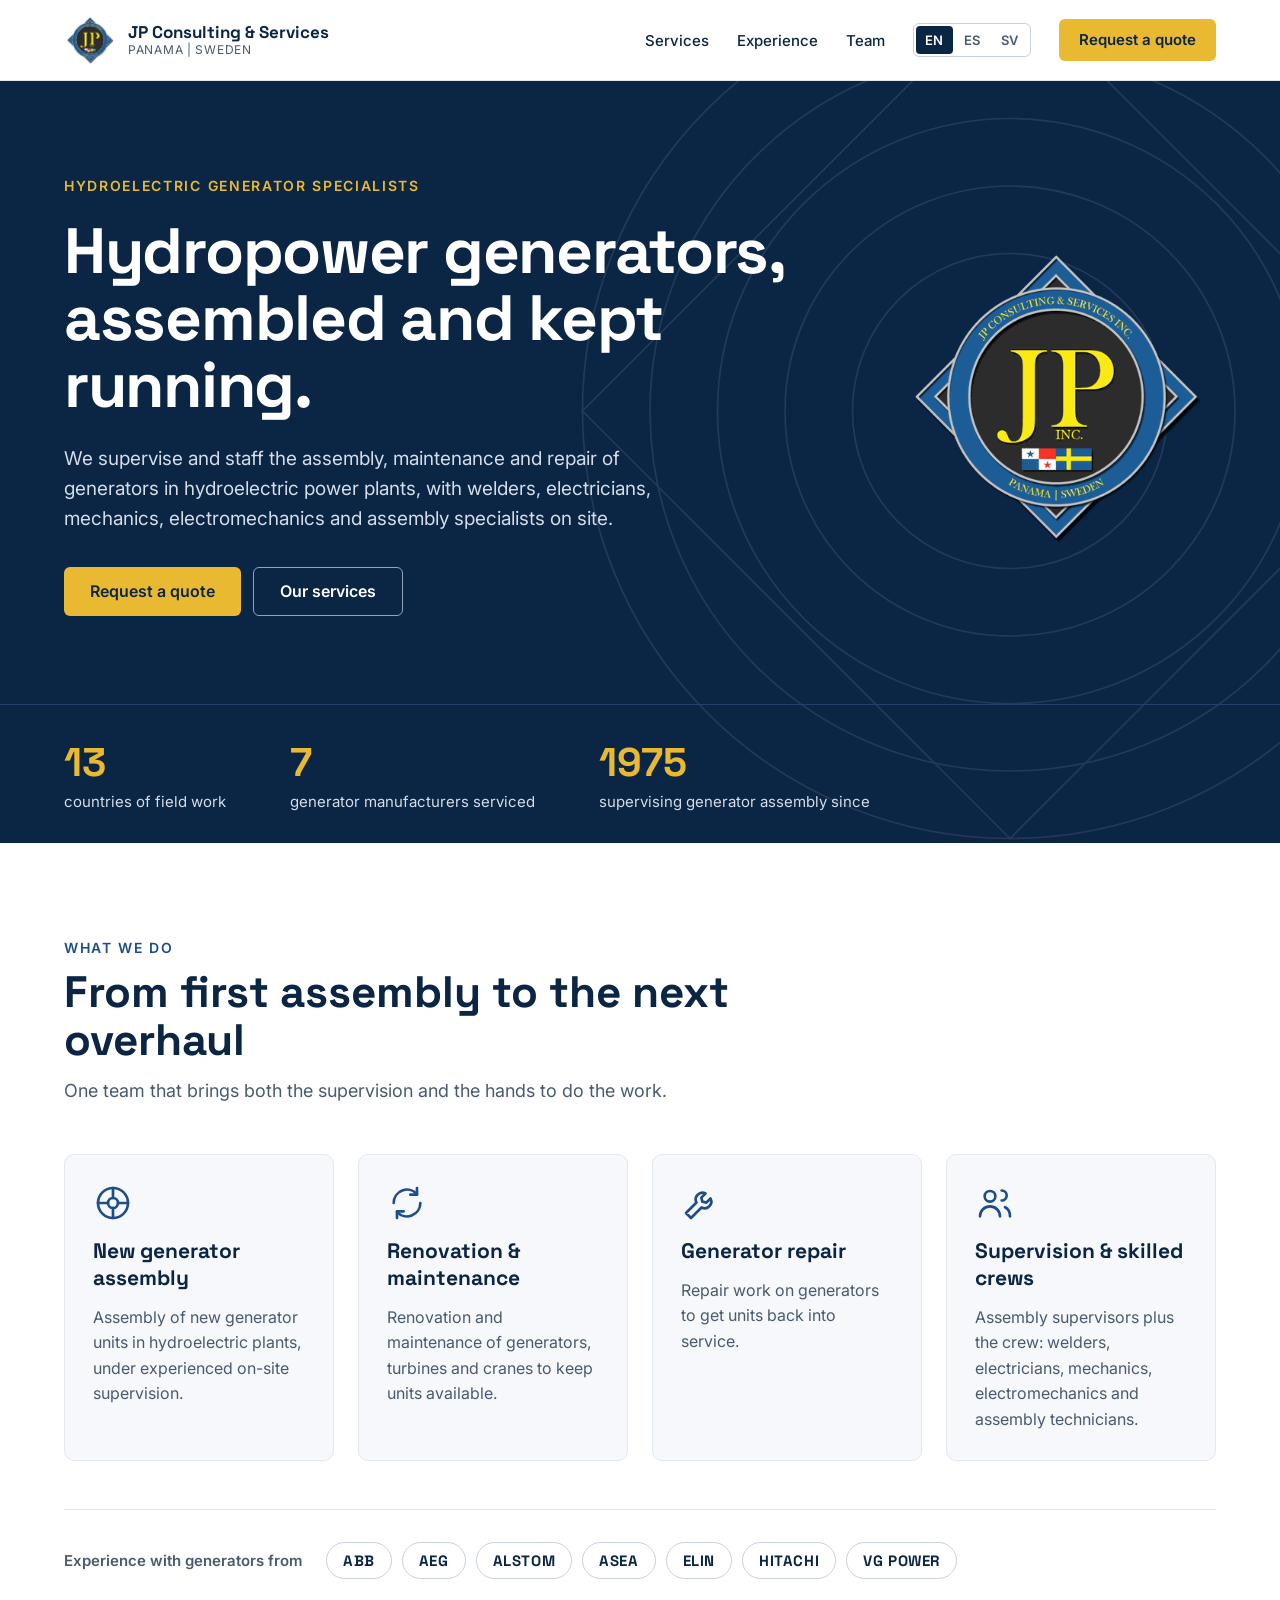
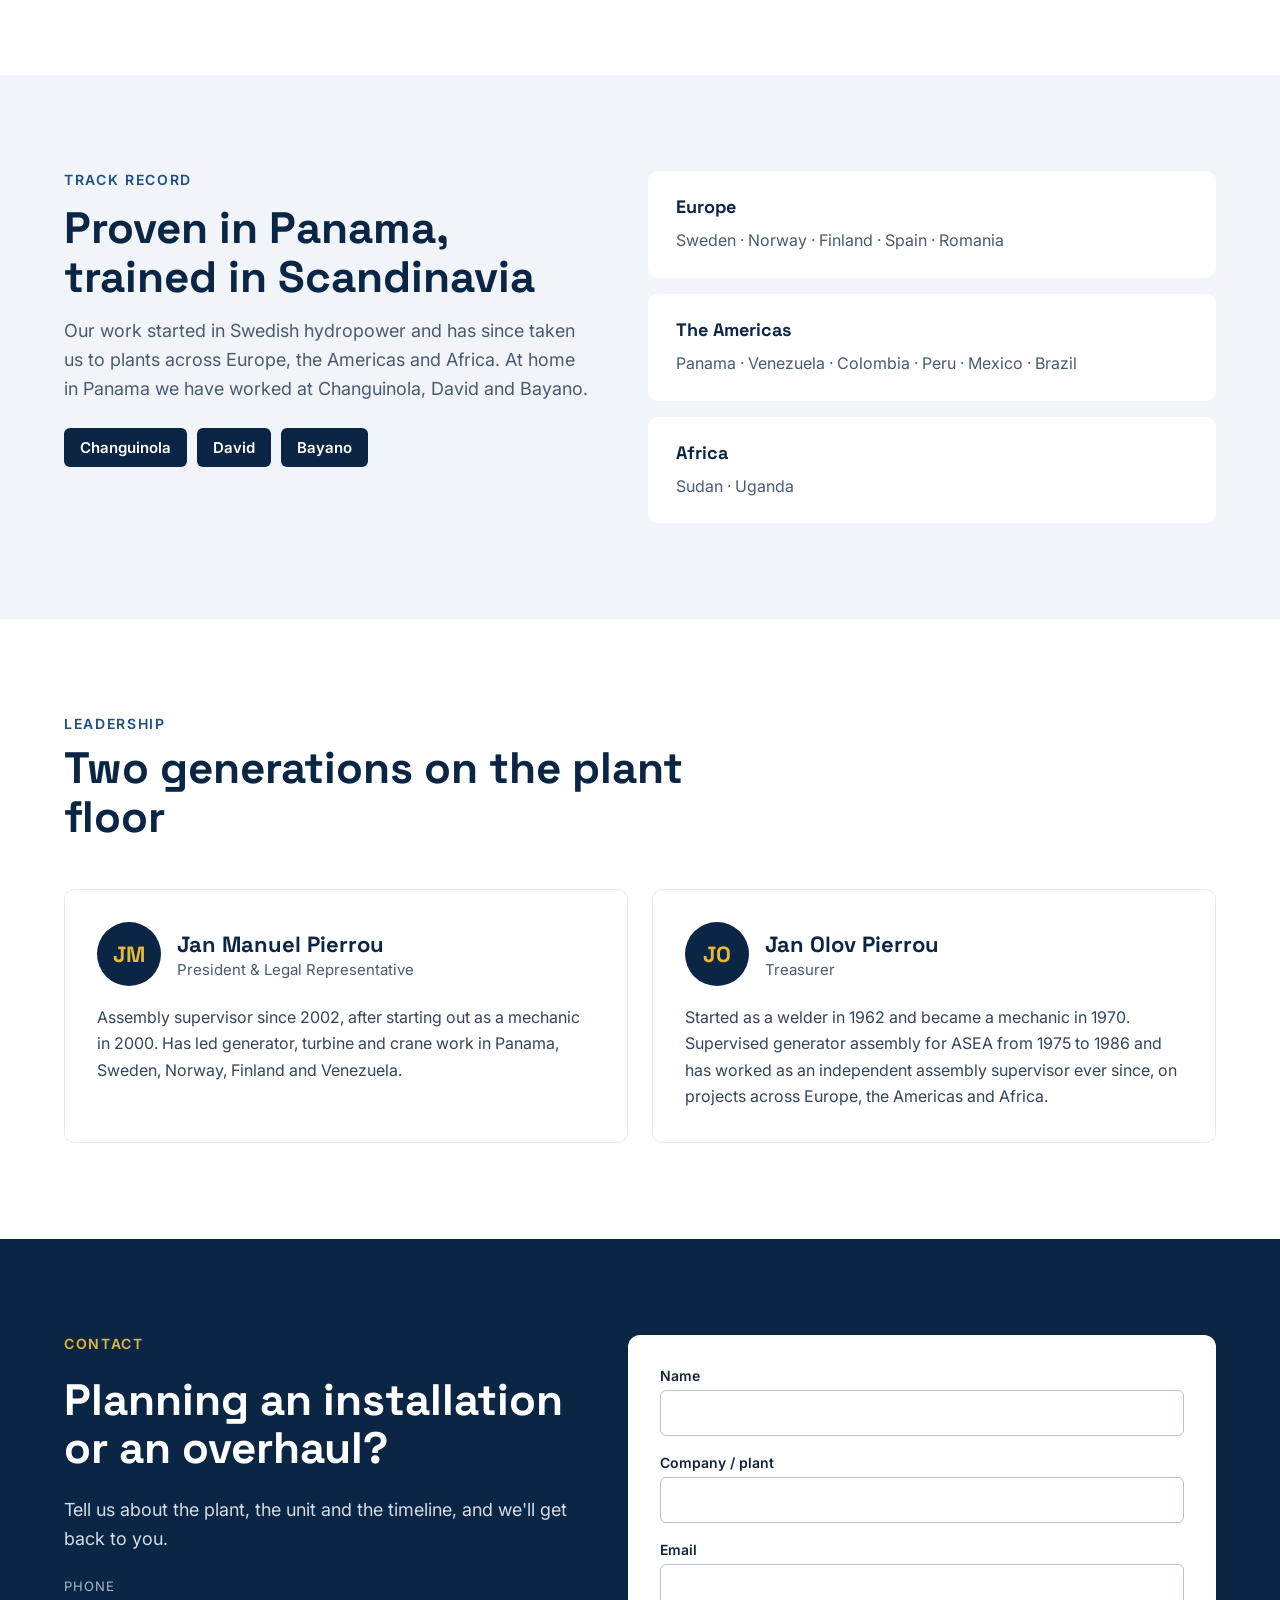
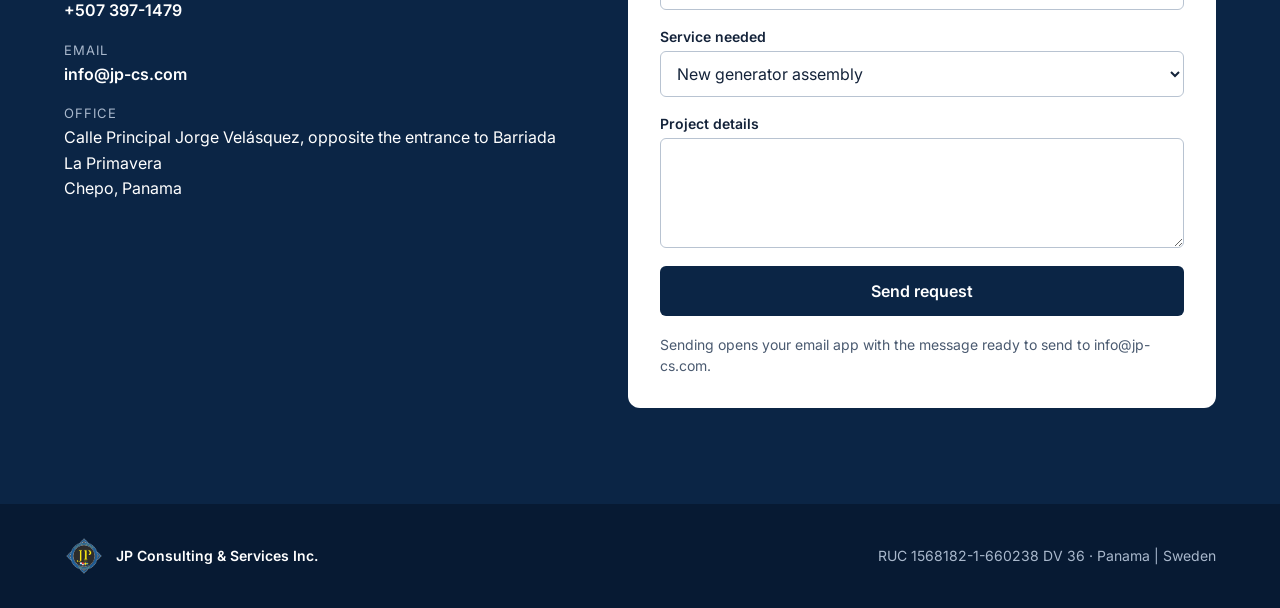
<file: index.html>
<!doctype html>
<html lang="en">
<head>
<meta charset="utf-8">
<meta name="viewport" content="width=device-width, initial-scale=1">
<title>JP Consulting &amp; Services – Hydropower generator services</title>
<meta name="description" content="Assembly, maintenance and repair of generators in hydroelectric power plants. Supervision and skilled crews. Panama | Sweden.">
<meta name="theme-color" content="#0B2545">
<meta property="og:title" content="JP Consulting &amp; Services – Hydropower generator services">
<meta property="og:description" content="Assembly, maintenance and repair of generators in hydroelectric power plants. Supervision and skilled crews. Panama | Sweden.">
<meta property="og:type" content="website">
<meta property="og:image" content="img/logo-2x.png?v=2">
<link rel="alternate" hreflang="en" href="index.html">
<link rel="alternate" hreflang="es" href="es/index.html">
<link rel="alternate" hreflang="sv" href="sv/index.html">
<link rel="alternate" hreflang="x-default" href="index.html">
<link rel="icon" type="image/png" href="img/favicon.png?v=2">
<link rel="apple-touch-icon" href="img/logo.png?v=2">
<link rel="preconnect" href="https://fonts.googleapis.com">
<link rel="preconnect" href="https://fonts.gstatic.com" crossorigin>
<link href="https://fonts.googleapis.com/css2?family=Inter:wght@400;500;600&amp;family=Space+Grotesk:wght@500;700&amp;display=swap" rel="stylesheet">
<link rel="stylesheet" href="css/styles.css">
</head>
<body>
<a class="skip-link" href="#main">Skip to content</a>

<header class="site-header">
<nav class="nav wrap" aria-label="Main">
<a class="brand" href="#top">
<img src="img/logo.png?v=2" alt="JP Consulting &amp; Services logo" width="52" height="52">
<span class="brand__text">
<span class="brand__name">JP Consulting &amp; Services</span>
<span class="brand__tag">PANAMA | SWEDEN</span>
</span>
</a>
<div class="nav__links">
<a class="nav__section" href="#services">Services</a>
<a class="nav__section" href="#experience">Experience</a>
<a class="nav__section" href="#team">Team</a>
<div class="lang" role="group" aria-label="Language">
<a href="index.html" hreflang="en" lang="en" aria-current="true">EN</a>
<a href="es/index.html" hreflang="es" lang="es">ES</a>
<a href="sv/index.html" hreflang="sv" lang="sv">SV</a>
</div>
<a class="btn btn--primary" href="#contact">Request a quote</a>
</div>
</nav>
</header>

<main id="main">

<!-- HERO -->
<section id="top" class="hero">
<svg class="hero__rings" aria-hidden="true" viewBox="0 0 800 800" fill="none" stroke="#C9D1DB" stroke-width="1.5">
<circle cx="400" cy="400" r="380"></circle><circle cx="400" cy="400" r="320"></circle><circle cx="400" cy="400" r="260"></circle><circle cx="400" cy="400" r="200"></circle><circle cx="400" cy="400" r="140"></circle>
<path d="M400 20 L780 400 L400 780 L20 400 Z"></path>
</svg>
<div class="hero__inner wrap">
<div class="hero__copy">
<p class="eyebrow eyebrow--gold">Hydroelectric generator specialists</p>
<h1>Hydropower generators, assembled and kept running.</h1>
<p class="hero__lead">We supervise and staff the assembly, maintenance and repair of generators in hydroelectric power plants, with welders, electricians, mechanics, electromechanics and assembly specialists on site.</p>
<div class="hero__actions">
<a class="btn btn--primary" href="#contact">Request a quote</a>
<a class="btn btn--ghost" href="#services">Our services</a>
</div>
</div>
<div class="hero__logo">
<img src="img/logo.png?v=2" srcset="img/logo.png?v=2 1x, img/logo-2x.png?v=2 2x" alt="" width="420" height="420">
</div>
</div>
<div class="stats">
<div class="stats__row wrap">
<div class="stat"><span class="stat__num">13</span><span class="stat__label">countries of field work</span></div>
<div class="stat"><span class="stat__num">7</span><span class="stat__label">generator manufacturers serviced</span></div>
<div class="stat"><span class="stat__num">1975</span><span class="stat__label">supervising generator assembly since</span></div>
</div>
</div>
</section>

<!-- SERVICES -->
<section id="services">
<div class="wrap section stack">
<div class="section-head">
<p class="eyebrow">What we do</p>
<h2 class="h2">From first assembly to the next overhaul</h2>
<p class="lead">One team that brings both the supervision and the hands to do the work.</p>
</div>
<div class="cards">
<article class="card">
<svg aria-hidden="true" width="40" height="40" viewBox="0 0 24 24" fill="none" stroke="#1D4E89" stroke-width="1.6" stroke-linecap="round" stroke-linejoin="round"><circle cx="12" cy="12" r="9"></circle><circle cx="12" cy="12" r="3"></circle><path d="M12 3v6M12 15v6M3 12h6M15 12h6"></path></svg>
<h3>New generator assembly</h3>
<p>Assembly of new generator units in hydroelectric plants, under experienced on-site supervision.</p>
</article>
<article class="card">
<svg aria-hidden="true" width="40" height="40" viewBox="0 0 24 24" fill="none" stroke="#1D4E89" stroke-width="1.6" stroke-linecap="round" stroke-linejoin="round"><path d="M4 12a8 8 0 0 1 14-5.3M20 12a8 8 0 0 1-14 5.3"></path><path d="M18 3v4h-4M6 21v-4h4"></path></svg>
<h3>Renovation &amp; maintenance</h3>
<p>Renovation and maintenance of generators, turbines and cranes to keep units available.</p>
</article>
<article class="card">
<svg aria-hidden="true" width="40" height="40" viewBox="0 0 24 24" fill="none" stroke="#1D4E89" stroke-width="1.6" stroke-linecap="round" stroke-linejoin="round"><path d="M14.7 6.3a4 4 0 0 0-5.4 5.4L3 18l3 3 6.3-6.3a4 4 0 0 0 5.4-5.4l-2.5 2.5-2.4-.6-.6-2.4z"></path></svg>
<h3>Generator repair</h3>
<p>Repair work on generators to get units back into service.</p>
</article>
<article class="card">
<svg aria-hidden="true" width="40" height="40" viewBox="0 0 24 24" fill="none" stroke="#1D4E89" stroke-width="1.6" stroke-linecap="round" stroke-linejoin="round"><circle cx="9" cy="8" r="3.2"></circle><path d="M3 20c0-3.3 2.7-6 6-6s6 2.7 6 6"></path><path d="M16 4.5a3 3 0 0 1 0 6M18 14.5c1.8.8 3 2.7 3 5.5"></path></svg>
<h3>Supervision &amp; skilled crews</h3>
<p>Assembly supervisors plus the crew: welders, electricians, mechanics, electromechanics and assembly technicians.</p>
</article>
</div>
<div class="brands">
<p class="brands__label">Experience with generators from</p>
<ul class="chips">
<li>ABB</li><li>AEG</li><li>ALSTOM</li><li>ASEA</li><li>ELIN</li><li>HITACHI</li><li>VG POWER</li>
</ul>
</div>
</div>
</section>

<!-- EXPERIENCE -->
<section id="experience" class="experience">
<div class="wrap section split">
<div class="split__main">
<p class="eyebrow">Track record</p>
<h2 class="h2">Proven in Panama, trained in Scandinavia</h2>
<p class="lead">Our work started in Swedish hydropower and has since taken us to plants across Europe, the Americas and Africa. At home in Panama we have worked at Changuinola, David and Bayano.</p>
<div class="tags">
<span class="tag">Changuinola</span>
<span class="tag">David</span>
<span class="tag">Bayano</span>
</div>
</div>
<div class="split__side">
<div class="region"><h3>Europe</h3><p>Sweden · Norway · Finland · Spain · Romania</p></div>
<div class="region"><h3>The Americas</h3><p>Panama · Venezuela · Colombia · Peru · Mexico · Brazil</p></div>
<div class="region"><h3>Africa</h3><p>Sudan · Uganda</p></div>
</div>
</div>
</section>

<!-- TEAM -->
<section id="team">
<div class="wrap section stack">
<div class="section-head">
<p class="eyebrow">Leadership</p>
<h2 class="h2">Two generations on the plant floor</h2>
</div>
<div class="cards">
<article class="person">
<div class="person__head">
<div class="avatar" aria-hidden="true">JM</div>
<div class="person__id">
<h3>Jan Manuel Pierrou</h3>
<p class="person__role">President &amp; Legal Representative</p>
</div>
</div>
<p class="person__bio">Assembly supervisor since 2002, after starting out as a mechanic in 2000. Has led generator, turbine and crane work in Panama, Sweden, Norway, Finland and Venezuela.</p>
</article>
<article class="person">
<div class="person__head">
<div class="avatar" aria-hidden="true">JO</div>
<div class="person__id">
<h3>Jan Olov Pierrou</h3>
<p class="person__role">Treasurer</p>
</div>
</div>
<p class="person__bio">Started as a welder in 1962 and became a mechanic in 1970. Supervised generator assembly for ASEA from 1975 to 1986 and has worked as an independent assembly supervisor ever since, on projects across Europe, the Americas and Africa.</p>
</article>
</div>
</div>
</section>

<!-- CONTACT -->
<section id="contact" class="contact">
<div class="wrap section split">
<div class="contact__info">
<p class="eyebrow eyebrow--gold">Contact</p>
<h2 class="h2">Planning an installation or an overhaul?</h2>
<p class="contact__lead">Tell us about the plant, the unit and the timeline, and we'll get back to you.</p>
<dl class="details">
<div><dt>Phone</dt><dd><a href="tel:+5073971479">+507 397-1479</a></dd></div>
<div><dt>Email</dt><dd><a href="mailto:info@jp-cs.com">info@jp-cs.com</a></dd></div>
<div><dt>Office</dt><dd>Calle Principal Jorge Velásquez, opposite the entrance to Barriada La Primavera<br>Chepo, Panama</dd></div>
</dl>
</div>
<form id="quote-form" class="form" action="mailto:info@jp-cs.com" method="post" enctype="text/plain"
  data-to="info@jp-cs.com" data-subject="Quote request" data-sent="Your email app should now open. If it doesn't, write to us directly at info@jp-cs.com."
  data-label-name="Name" data-label-company="Company / plant" data-label-email="Email"
  data-label-service="Service needed" data-label-details="Project details">
<div class="form__row">
<div class="field"><label for="f-name">Name</label><input id="f-name" name="name" type="text" autocomplete="name" required></div>
<div class="field"><label for="f-company">Company / plant</label><input id="f-company" name="company" type="text" autocomplete="organization"></div>
</div>
<div class="field"><label for="f-email">Email</label><input id="f-email" name="email" type="email" autocomplete="email" required></div>
<div class="field"><label for="f-service">Service needed</label>
<select id="f-service" name="service">
<option>New generator assembly</option><option>Renovation &amp; maintenance</option><option>Generator repair</option><option>Supervision &amp; crew</option>
</select></div>
<div class="field"><label for="f-msg">Project details</label><textarea id="f-msg" name="details" rows="4" required></textarea></div>
<button type="submit">Send request</button>
<p class="form__note">Sending opens your email app with the message ready to send to info@jp-cs.com.</p>
<p class="form__status" role="status" aria-live="polite"></p>
</form>
</div>
</section>

</main>

<!-- FOOTER -->
<footer class="site-footer">
<div class="footer__row wrap">
<div class="footer__brand">
<img src="img/logo.png?v=2" alt="" width="40" height="40">
<span>JP Consulting &amp; Services Inc.</span>
</div>
<span>RUC 1568182-1-660238 DV 36 · Panama | Sweden</span>
</div>
</footer>

<script src="js/main.js"></script>
</body>
</html>
</file>
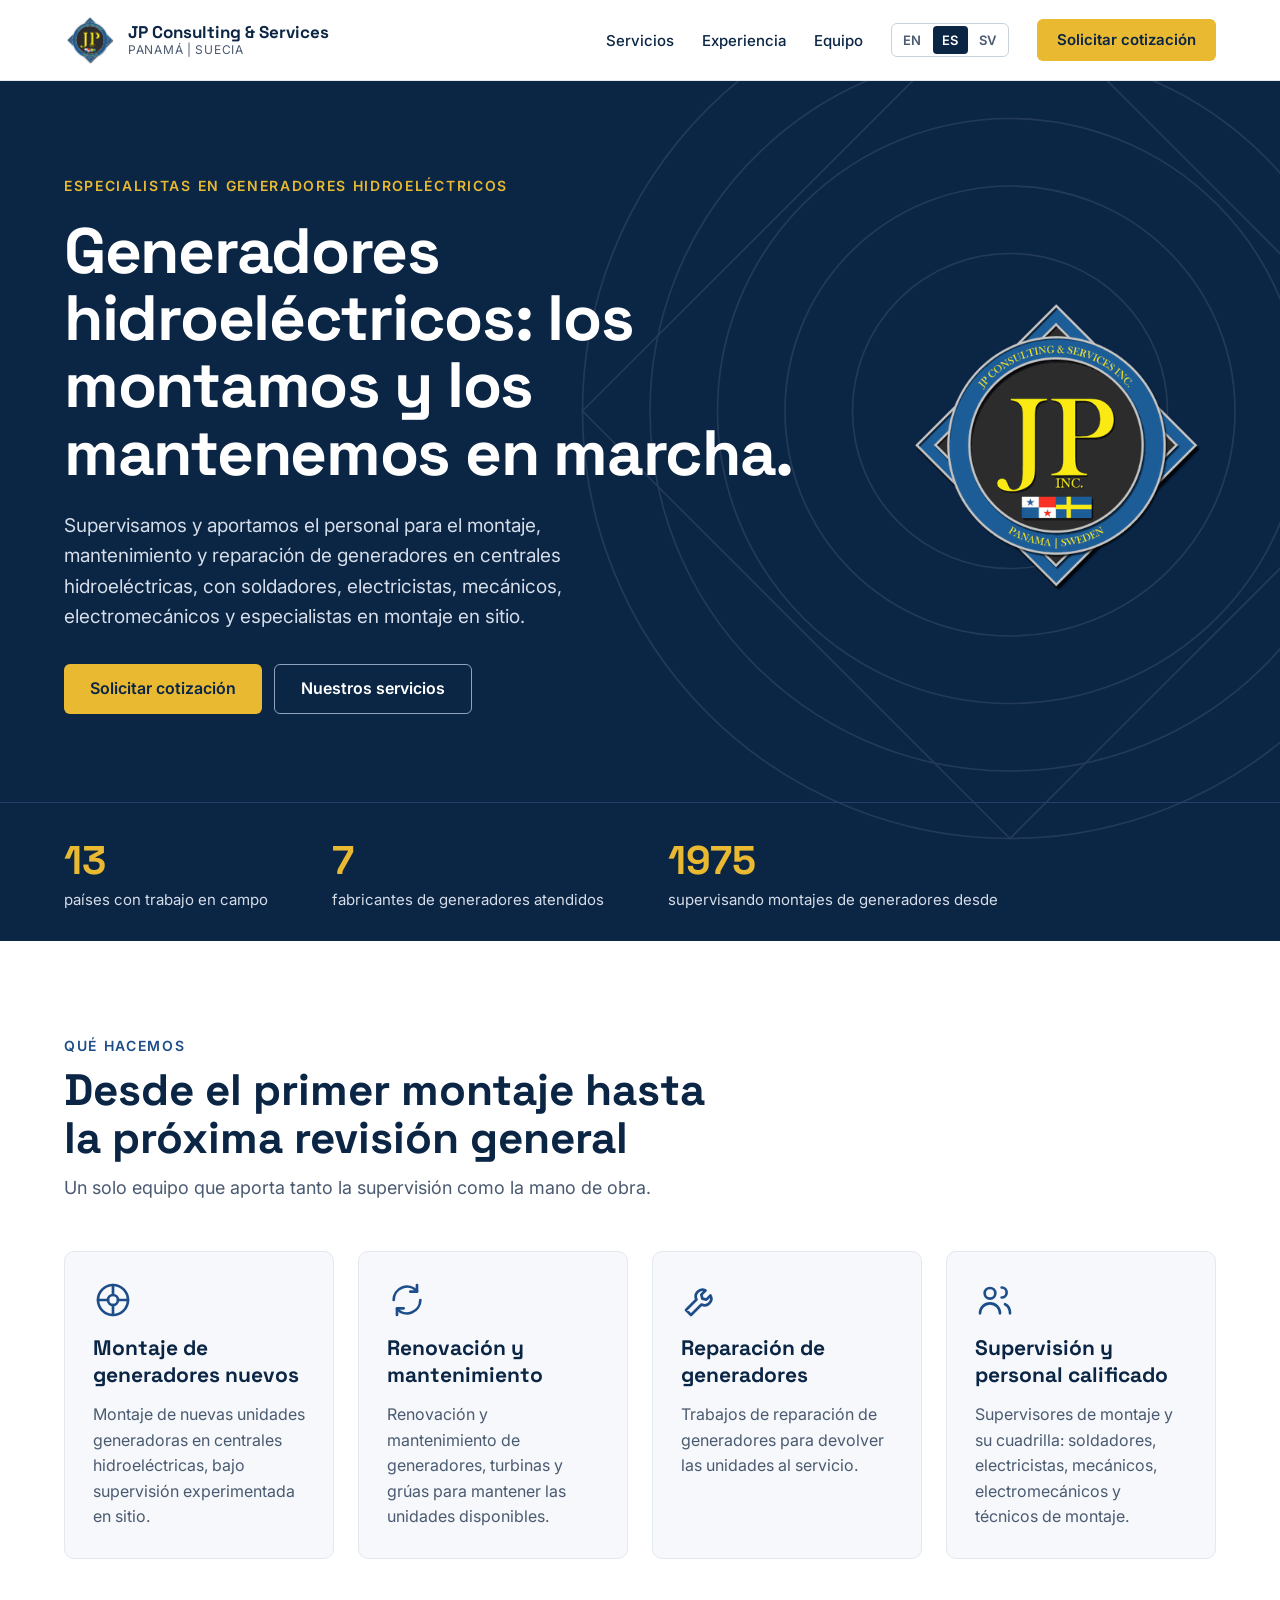
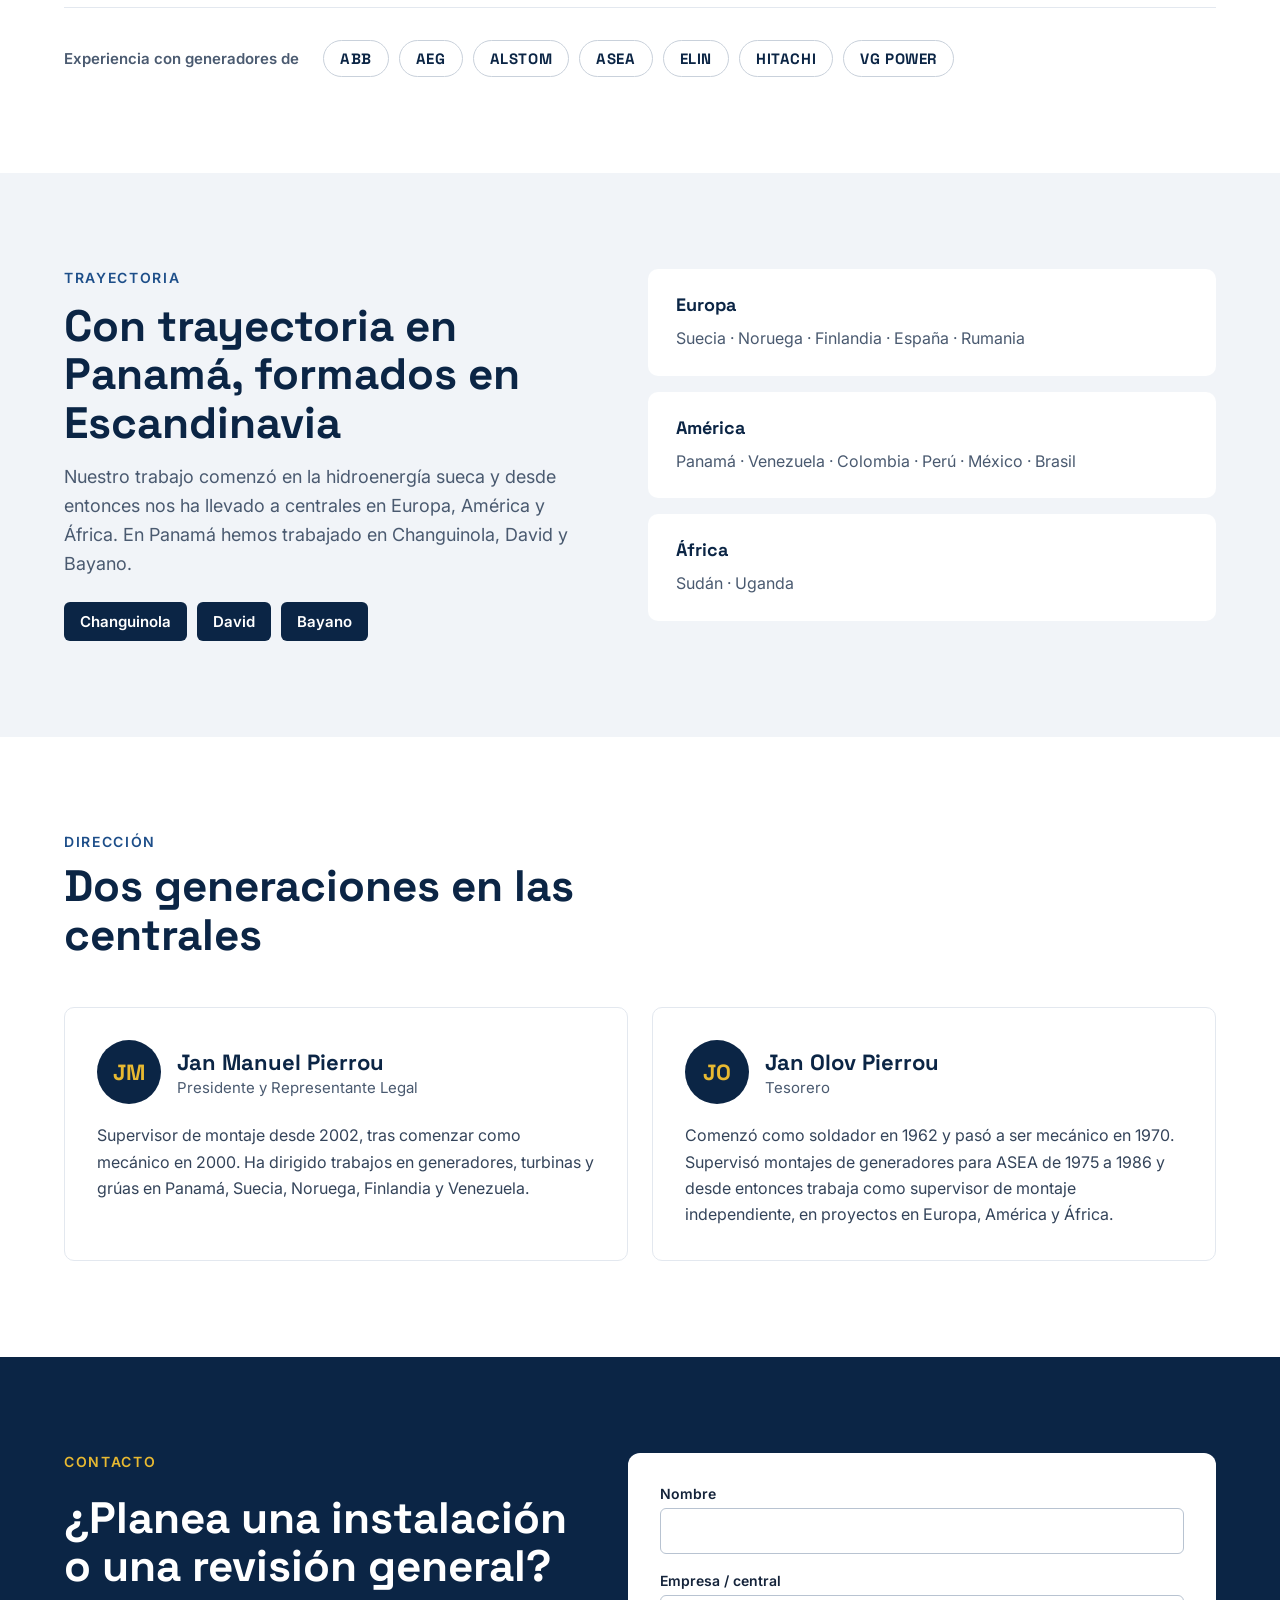
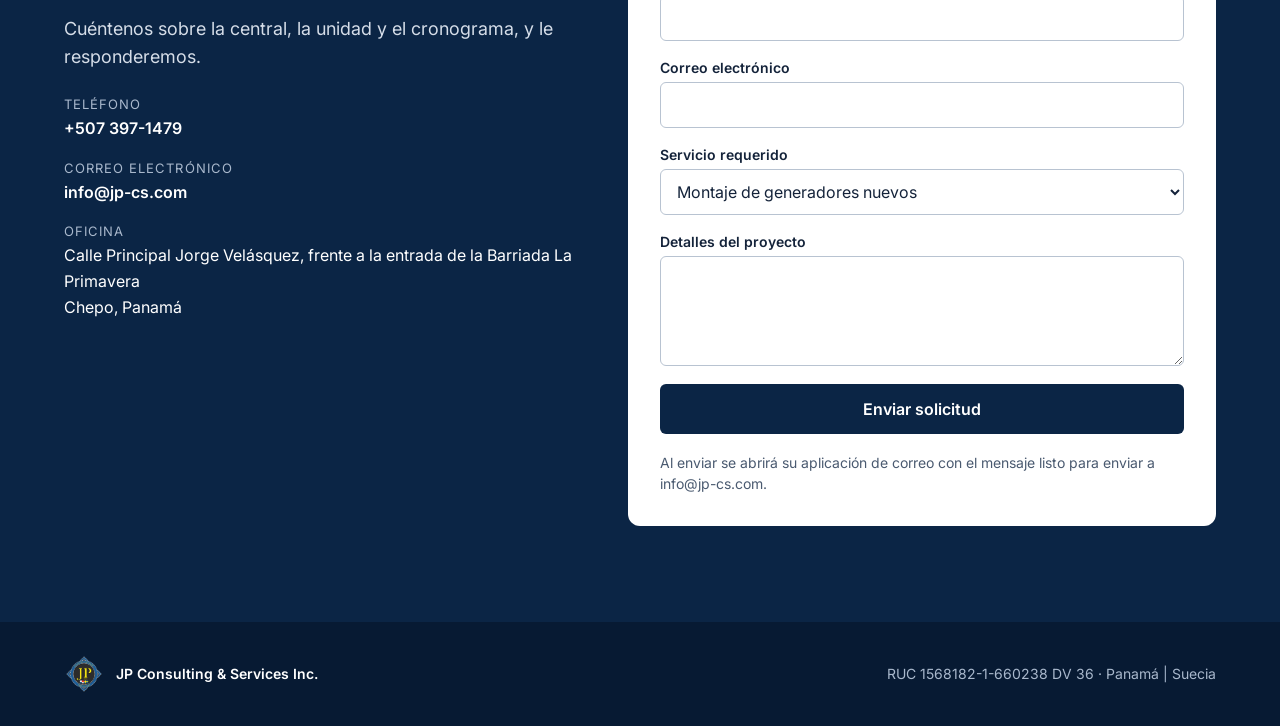
<file: es/index.html>
<!doctype html>
<html lang="es">
<head>
<meta charset="utf-8">
<meta name="viewport" content="width=device-width, initial-scale=1">
<title>JP Consulting &amp; Services – Servicios para generadores hidroeléctricos</title>
<meta name="description" content="Montaje, mantenimiento y reparación de generadores en centrales hidroeléctricas. Supervisión y personal calificado. Panamá | Suecia.">
<meta name="theme-color" content="#0B2545">
<meta property="og:title" content="JP Consulting &amp; Services – Servicios para generadores hidroeléctricos">
<meta property="og:description" content="Montaje, mantenimiento y reparación de generadores en centrales hidroeléctricas. Supervisión y personal calificado. Panamá | Suecia.">
<meta property="og:type" content="website">
<meta property="og:image" content="../img/logo-2x.png?v=2">
<link rel="alternate" hreflang="en" href="../index.html">
<link rel="alternate" hreflang="es" href="../es/index.html">
<link rel="alternate" hreflang="sv" href="../sv/index.html">
<link rel="alternate" hreflang="x-default" href="../index.html">
<link rel="icon" type="image/png" href="../img/favicon.png?v=2">
<link rel="apple-touch-icon" href="../img/logo.png?v=2">
<link rel="preconnect" href="https://fonts.googleapis.com">
<link rel="preconnect" href="https://fonts.gstatic.com" crossorigin>
<link href="https://fonts.googleapis.com/css2?family=Inter:wght@400;500;600&amp;family=Space+Grotesk:wght@500;700&amp;display=swap" rel="stylesheet">
<link rel="stylesheet" href="../css/styles.css">
</head>
<body>
<a class="skip-link" href="#main">Saltar al contenido</a>

<header class="site-header">
<nav class="nav wrap" aria-label="Main">
<a class="brand" href="#top">
<img src="../img/logo.png?v=2" alt="Logotipo de JP Consulting &amp; Services" width="52" height="52">
<span class="brand__text">
<span class="brand__name">JP Consulting &amp; Services</span>
<span class="brand__tag">PANAMÁ | SUECIA</span>
</span>
</a>
<div class="nav__links">
<a class="nav__section" href="#services">Servicios</a>
<a class="nav__section" href="#experience">Experiencia</a>
<a class="nav__section" href="#team">Equipo</a>
<div class="lang" role="group" aria-label="Idioma">
<a href="../index.html" hreflang="en" lang="en">EN</a>
<a href="../es/index.html" hreflang="es" lang="es" aria-current="true">ES</a>
<a href="../sv/index.html" hreflang="sv" lang="sv">SV</a>
</div>
<a class="btn btn--primary" href="#contact">Solicitar cotización</a>
</div>
</nav>
</header>

<main id="main">

<!-- HERO -->
<section id="top" class="hero">
<svg class="hero__rings" aria-hidden="true" viewBox="0 0 800 800" fill="none" stroke="#C9D1DB" stroke-width="1.5">
<circle cx="400" cy="400" r="380"></circle><circle cx="400" cy="400" r="320"></circle><circle cx="400" cy="400" r="260"></circle><circle cx="400" cy="400" r="200"></circle><circle cx="400" cy="400" r="140"></circle>
<path d="M400 20 L780 400 L400 780 L20 400 Z"></path>
</svg>
<div class="hero__inner wrap">
<div class="hero__copy">
<p class="eyebrow eyebrow--gold">Especialistas en generadores hidroeléctricos</p>
<h1>Generadores hidroeléctricos: los montamos y los mantenemos en marcha.</h1>
<p class="hero__lead">Supervisamos y aportamos el personal para el montaje, mantenimiento y reparación de generadores en centrales hidroeléctricas, con soldadores, electricistas, mecánicos, electromecánicos y especialistas en montaje en sitio.</p>
<div class="hero__actions">
<a class="btn btn--primary" href="#contact">Solicitar cotización</a>
<a class="btn btn--ghost" href="#services">Nuestros servicios</a>
</div>
</div>
<div class="hero__logo">
<img src="../img/logo.png?v=2" srcset="../img/logo.png?v=2 1x, ../img/logo-2x.png?v=2 2x" alt="" width="420" height="420">
</div>
</div>
<div class="stats">
<div class="stats__row wrap">
<div class="stat"><span class="stat__num">13</span><span class="stat__label">países con trabajo en campo</span></div>
<div class="stat"><span class="stat__num">7</span><span class="stat__label">fabricantes de generadores atendidos</span></div>
<div class="stat"><span class="stat__num">1975</span><span class="stat__label">supervisando montajes de generadores desde</span></div>
</div>
</div>
</section>

<!-- SERVICES -->
<section id="services">
<div class="wrap section stack">
<div class="section-head">
<p class="eyebrow">Qué hacemos</p>
<h2 class="h2">Desde el primer montaje hasta la próxima revisión general</h2>
<p class="lead">Un solo equipo que aporta tanto la supervisión como la mano de obra.</p>
</div>
<div class="cards">
<article class="card">
<svg aria-hidden="true" width="40" height="40" viewBox="0 0 24 24" fill="none" stroke="#1D4E89" stroke-width="1.6" stroke-linecap="round" stroke-linejoin="round"><circle cx="12" cy="12" r="9"></circle><circle cx="12" cy="12" r="3"></circle><path d="M12 3v6M12 15v6M3 12h6M15 12h6"></path></svg>
<h3>Montaje de generadores nuevos</h3>
<p>Montaje de nuevas unidades generadoras en centrales hidroeléctricas, bajo supervisión experimentada en sitio.</p>
</article>
<article class="card">
<svg aria-hidden="true" width="40" height="40" viewBox="0 0 24 24" fill="none" stroke="#1D4E89" stroke-width="1.6" stroke-linecap="round" stroke-linejoin="round"><path d="M4 12a8 8 0 0 1 14-5.3M20 12a8 8 0 0 1-14 5.3"></path><path d="M18 3v4h-4M6 21v-4h4"></path></svg>
<h3>Renovación y mantenimiento</h3>
<p>Renovación y mantenimiento de generadores, turbinas y grúas para mantener las unidades disponibles.</p>
</article>
<article class="card">
<svg aria-hidden="true" width="40" height="40" viewBox="0 0 24 24" fill="none" stroke="#1D4E89" stroke-width="1.6" stroke-linecap="round" stroke-linejoin="round"><path d="M14.7 6.3a4 4 0 0 0-5.4 5.4L3 18l3 3 6.3-6.3a4 4 0 0 0 5.4-5.4l-2.5 2.5-2.4-.6-.6-2.4z"></path></svg>
<h3>Reparación de generadores</h3>
<p>Trabajos de reparación de generadores para devolver las unidades al servicio.</p>
</article>
<article class="card">
<svg aria-hidden="true" width="40" height="40" viewBox="0 0 24 24" fill="none" stroke="#1D4E89" stroke-width="1.6" stroke-linecap="round" stroke-linejoin="round"><circle cx="9" cy="8" r="3.2"></circle><path d="M3 20c0-3.3 2.7-6 6-6s6 2.7 6 6"></path><path d="M16 4.5a3 3 0 0 1 0 6M18 14.5c1.8.8 3 2.7 3 5.5"></path></svg>
<h3>Supervisión y personal calificado</h3>
<p>Supervisores de montaje y su cuadrilla: soldadores, electricistas, mecánicos, electromecánicos y técnicos de montaje.</p>
</article>
</div>
<div class="brands">
<p class="brands__label">Experiencia con generadores de</p>
<ul class="chips">
<li>ABB</li><li>AEG</li><li>ALSTOM</li><li>ASEA</li><li>ELIN</li><li>HITACHI</li><li>VG POWER</li>
</ul>
</div>
</div>
</section>

<!-- EXPERIENCE -->
<section id="experience" class="experience">
<div class="wrap section split">
<div class="split__main">
<p class="eyebrow">Trayectoria</p>
<h2 class="h2">Con trayectoria en Panamá, formados en Escandinavia</h2>
<p class="lead">Nuestro trabajo comenzó en la hidroenergía sueca y desde entonces nos ha llevado a centrales en Europa, América y África. En Panamá hemos trabajado en Changuinola, David y Bayano.</p>
<div class="tags">
<span class="tag">Changuinola</span>
<span class="tag">David</span>
<span class="tag">Bayano</span>
</div>
</div>
<div class="split__side">
<div class="region"><h3>Europa</h3><p>Suecia · Noruega · Finlandia · España · Rumania</p></div>
<div class="region"><h3>América</h3><p>Panamá · Venezuela · Colombia · Perú · México · Brasil</p></div>
<div class="region"><h3>África</h3><p>Sudán · Uganda</p></div>
</div>
</div>
</section>

<!-- TEAM -->
<section id="team">
<div class="wrap section stack">
<div class="section-head">
<p class="eyebrow">Dirección</p>
<h2 class="h2">Dos generaciones en las centrales</h2>
</div>
<div class="cards">
<article class="person">
<div class="person__head">
<div class="avatar" aria-hidden="true">JM</div>
<div class="person__id">
<h3>Jan Manuel Pierrou</h3>
<p class="person__role">Presidente y Representante Legal</p>
</div>
</div>
<p class="person__bio">Supervisor de montaje desde 2002, tras comenzar como mecánico en 2000. Ha dirigido trabajos en generadores, turbinas y grúas en Panamá, Suecia, Noruega, Finlandia y Venezuela.</p>
</article>
<article class="person">
<div class="person__head">
<div class="avatar" aria-hidden="true">JO</div>
<div class="person__id">
<h3>Jan Olov Pierrou</h3>
<p class="person__role">Tesorero</p>
</div>
</div>
<p class="person__bio">Comenzó como soldador en 1962 y pasó a ser mecánico en 1970. Supervisó montajes de generadores para ASEA de 1975 a 1986 y desde entonces trabaja como supervisor de montaje independiente, en proyectos en Europa, América y África.</p>
</article>
</div>
</div>
</section>

<!-- CONTACT -->
<section id="contact" class="contact">
<div class="wrap section split">
<div class="contact__info">
<p class="eyebrow eyebrow--gold">Contacto</p>
<h2 class="h2">¿Planea una instalación o una revisión general?</h2>
<p class="contact__lead">Cuéntenos sobre la central, la unidad y el cronograma, y le responderemos.</p>
<dl class="details">
<div><dt>Teléfono</dt><dd><a href="tel:+5073971479">+507 397-1479</a></dd></div>
<div><dt>Correo electrónico</dt><dd><a href="mailto:info@jp-cs.com">info@jp-cs.com</a></dd></div>
<div><dt>Oficina</dt><dd>Calle Principal Jorge Velásquez, frente a la entrada de la Barriada La Primavera<br>Chepo, Panamá</dd></div>
</dl>
</div>
<form id="quote-form" class="form" action="mailto:info@jp-cs.com" method="post" enctype="text/plain"
  data-to="info@jp-cs.com" data-subject="Solicitud de cotización" data-sent="Su aplicación de correo debería abrirse ahora. Si no se abre, escríbanos directamente a info@jp-cs.com."
  data-label-name="Nombre" data-label-company="Empresa / central" data-label-email="Correo electrónico"
  data-label-service="Servicio requerido" data-label-details="Detalles del proyecto">
<div class="form__row">
<div class="field"><label for="f-name">Nombre</label><input id="f-name" name="name" type="text" autocomplete="name" required></div>
<div class="field"><label for="f-company">Empresa / central</label><input id="f-company" name="company" type="text" autocomplete="organization"></div>
</div>
<div class="field"><label for="f-email">Correo electrónico</label><input id="f-email" name="email" type="email" autocomplete="email" required></div>
<div class="field"><label for="f-service">Servicio requerido</label>
<select id="f-service" name="service">
<option>Montaje de generadores nuevos</option><option>Renovación y mantenimiento</option><option>Reparación de generadores</option><option>Supervisión y personal</option>
</select></div>
<div class="field"><label for="f-msg">Detalles del proyecto</label><textarea id="f-msg" name="details" rows="4" required></textarea></div>
<button type="submit">Enviar solicitud</button>
<p class="form__note">Al enviar se abrirá su aplicación de correo con el mensaje listo para enviar a info@jp-cs.com.</p>
<p class="form__status" role="status" aria-live="polite"></p>
</form>
</div>
</section>

</main>

<!-- FOOTER -->
<footer class="site-footer">
<div class="footer__row wrap">
<div class="footer__brand">
<img src="../img/logo.png?v=2" alt="" width="40" height="40">
<span>JP Consulting &amp; Services Inc.</span>
</div>
<span>RUC 1568182-1-660238 DV 36 · Panamá | Suecia</span>
</div>
</footer>

<script src="../js/main.js"></script>
</body>
</html>
</file>
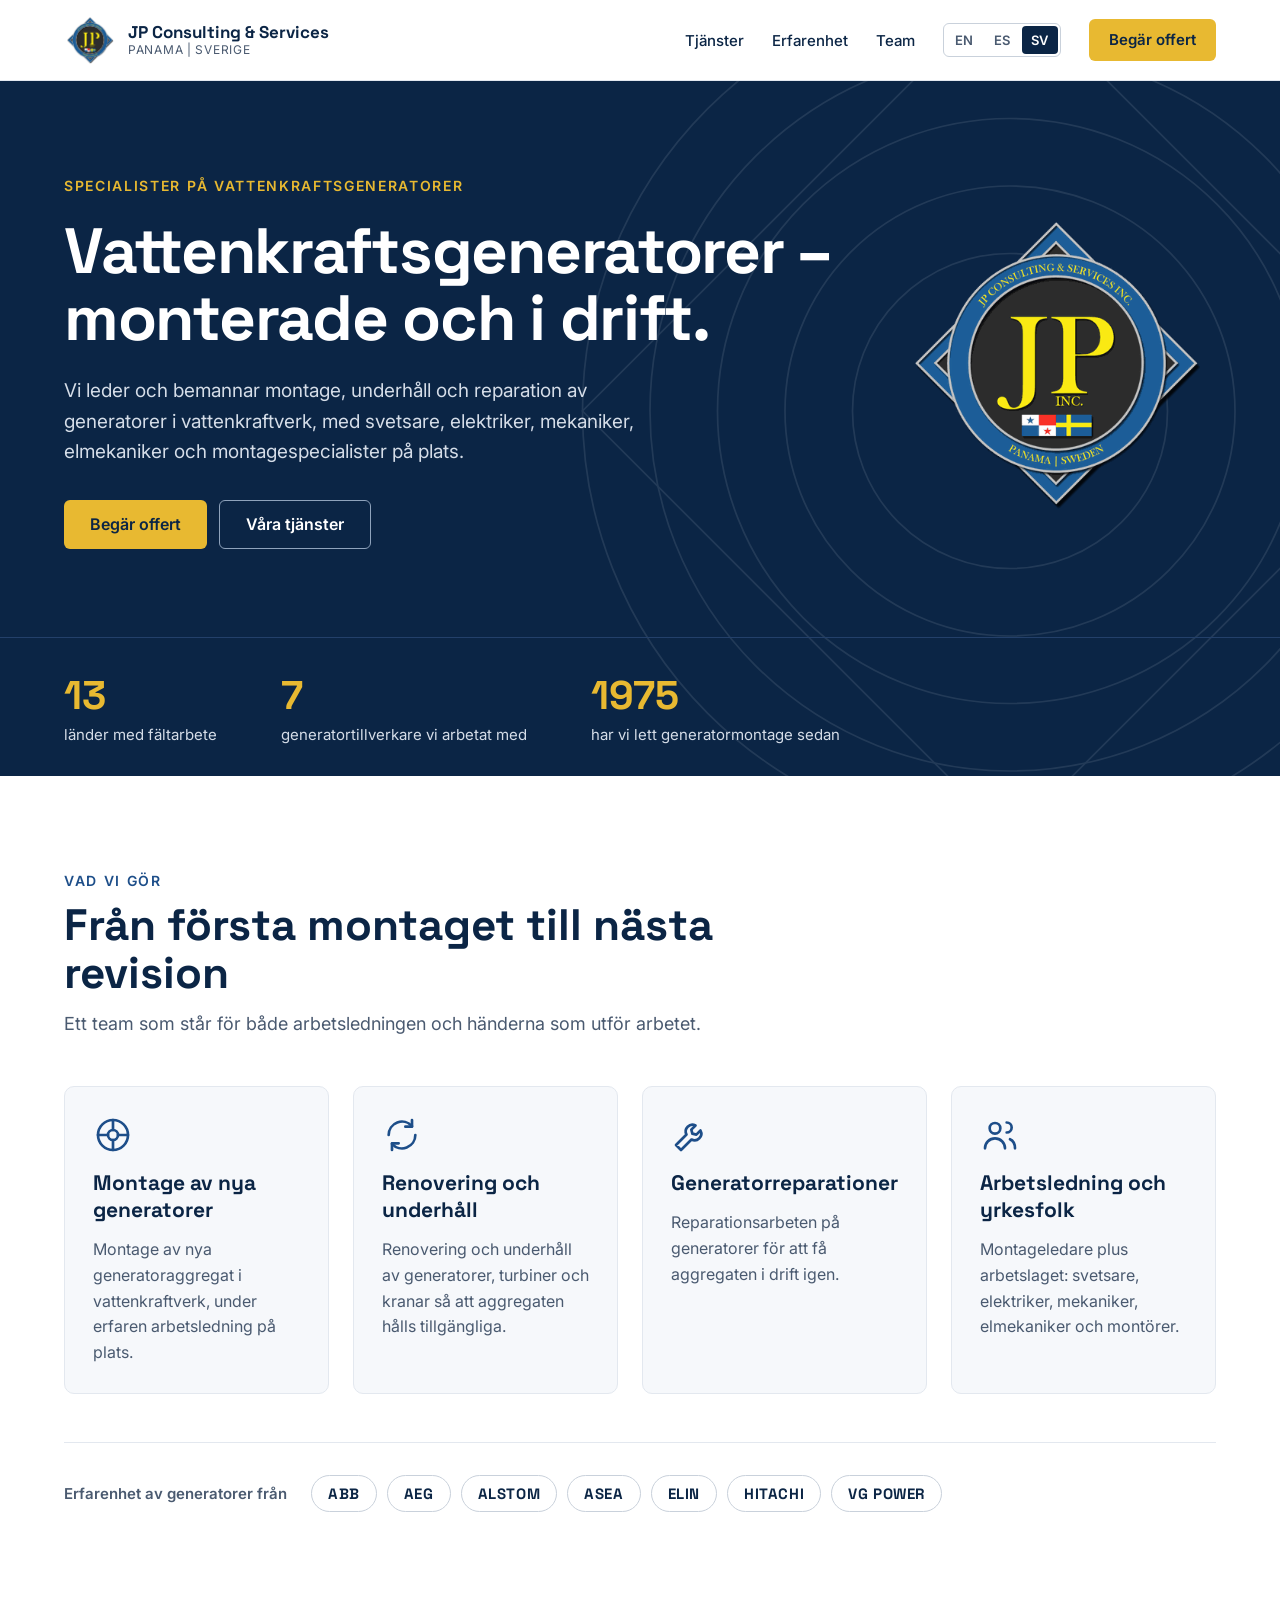
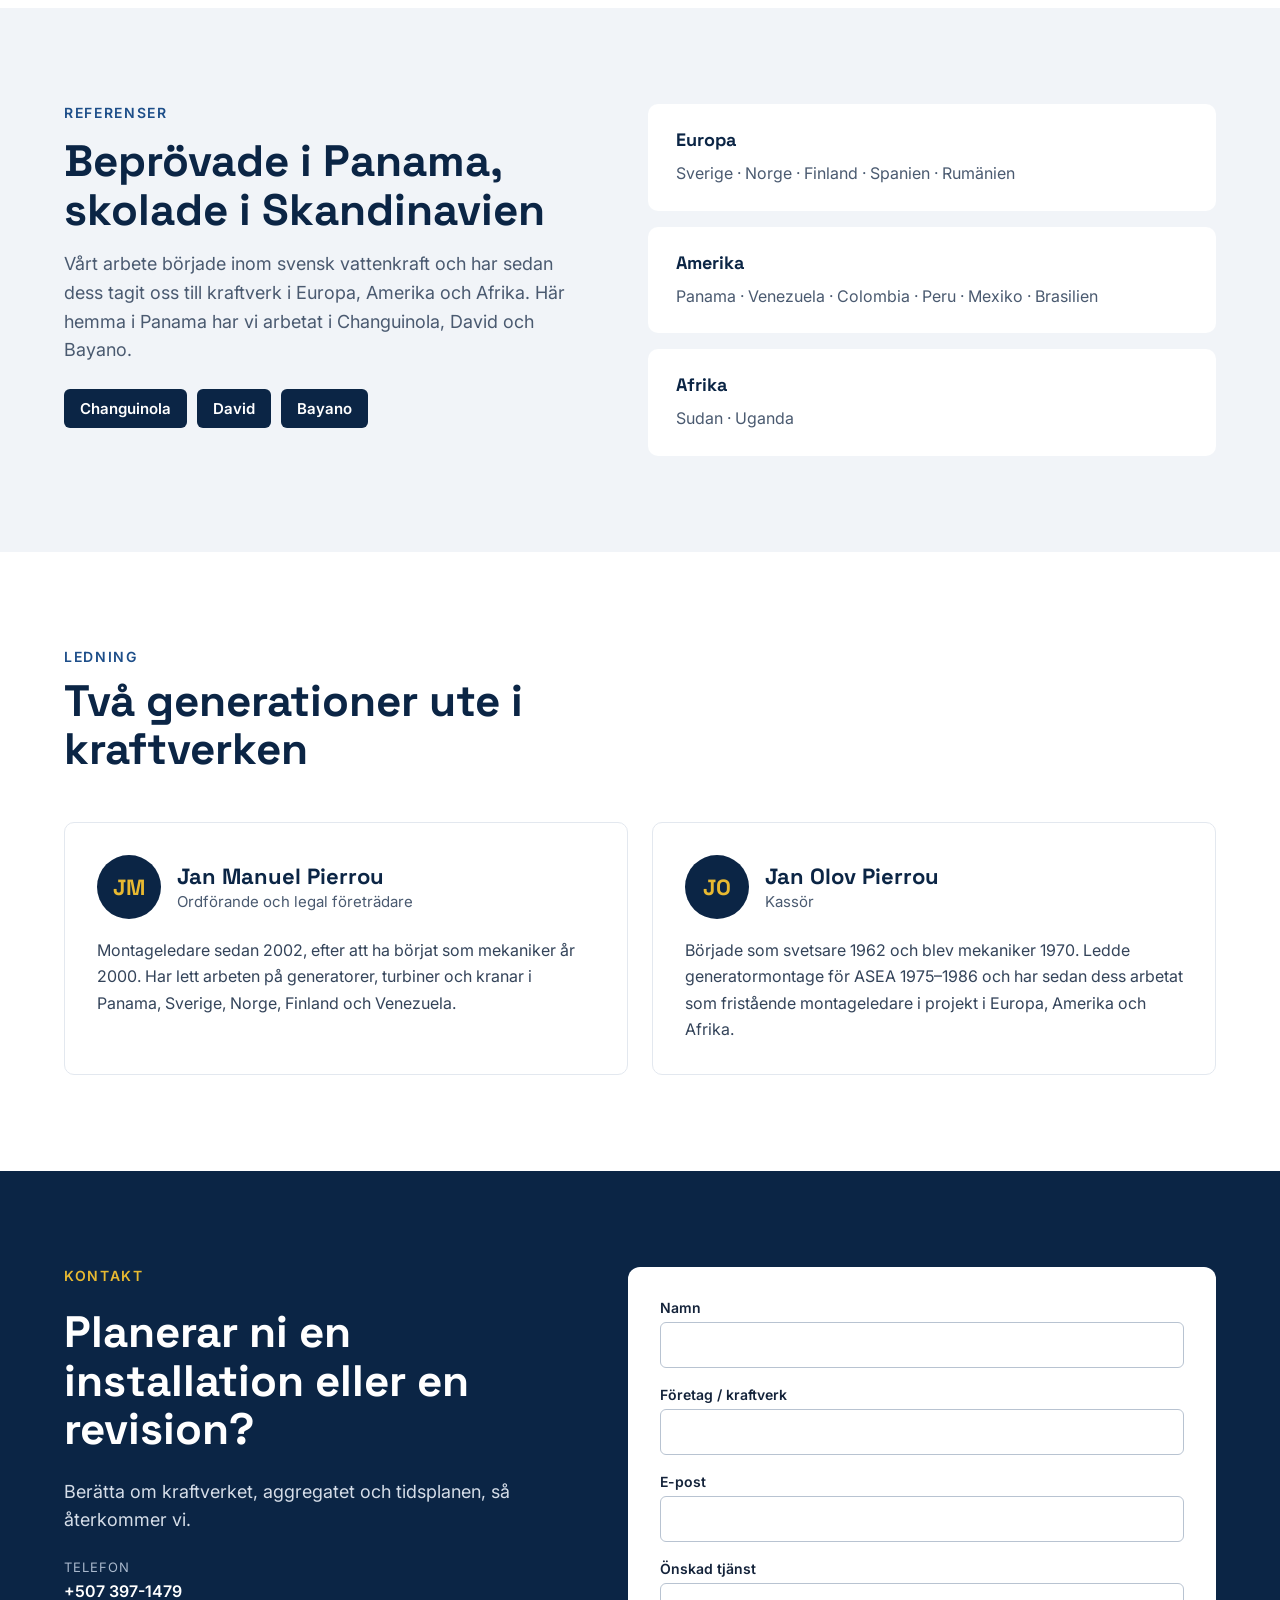
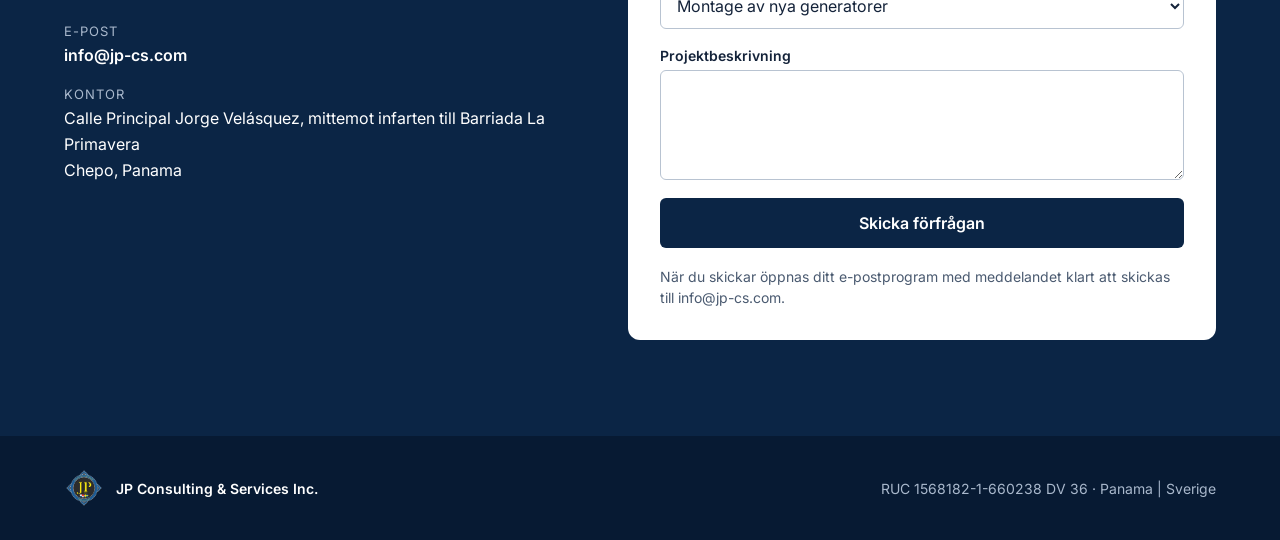
<file: sv/index.html>
<!doctype html>
<html lang="sv">
<head>
<meta charset="utf-8">
<meta name="viewport" content="width=device-width, initial-scale=1">
<title>JP Consulting &amp; Services – Service av vattenkraftsgeneratorer</title>
<meta name="description" content="Montage, underhåll och reparation av generatorer i vattenkraftverk. Arbetsledning och yrkeskunnig personal. Panama | Sverige.">
<meta name="theme-color" content="#0B2545">
<meta property="og:title" content="JP Consulting &amp; Services – Service av vattenkraftsgeneratorer">
<meta property="og:description" content="Montage, underhåll och reparation av generatorer i vattenkraftverk. Arbetsledning och yrkeskunnig personal. Panama | Sverige.">
<meta property="og:type" content="website">
<meta property="og:image" content="../img/logo-2x.png?v=2">
<link rel="alternate" hreflang="en" href="../index.html">
<link rel="alternate" hreflang="es" href="../es/index.html">
<link rel="alternate" hreflang="sv" href="../sv/index.html">
<link rel="alternate" hreflang="x-default" href="../index.html">
<link rel="icon" type="image/png" href="../img/favicon.png?v=2">
<link rel="apple-touch-icon" href="../img/logo.png?v=2">
<link rel="preconnect" href="https://fonts.googleapis.com">
<link rel="preconnect" href="https://fonts.gstatic.com" crossorigin>
<link href="https://fonts.googleapis.com/css2?family=Inter:wght@400;500;600&amp;family=Space+Grotesk:wght@500;700&amp;display=swap" rel="stylesheet">
<link rel="stylesheet" href="../css/styles.css">
</head>
<body>
<a class="skip-link" href="#main">Hoppa till innehållet</a>

<header class="site-header">
<nav class="nav wrap" aria-label="Main">
<a class="brand" href="#top">
<img src="../img/logo.png?v=2" alt="JP Consulting &amp; Services logotyp" width="52" height="52">
<span class="brand__text">
<span class="brand__name">JP Consulting &amp; Services</span>
<span class="brand__tag">PANAMA | SVERIGE</span>
</span>
</a>
<div class="nav__links">
<a class="nav__section" href="#services">Tjänster</a>
<a class="nav__section" href="#experience">Erfarenhet</a>
<a class="nav__section" href="#team">Team</a>
<div class="lang" role="group" aria-label="Språk">
<a href="../index.html" hreflang="en" lang="en">EN</a>
<a href="../es/index.html" hreflang="es" lang="es">ES</a>
<a href="../sv/index.html" hreflang="sv" lang="sv" aria-current="true">SV</a>
</div>
<a class="btn btn--primary" href="#contact">Begär offert</a>
</div>
</nav>
</header>

<main id="main">

<!-- HERO -->
<section id="top" class="hero">
<svg class="hero__rings" aria-hidden="true" viewBox="0 0 800 800" fill="none" stroke="#C9D1DB" stroke-width="1.5">
<circle cx="400" cy="400" r="380"></circle><circle cx="400" cy="400" r="320"></circle><circle cx="400" cy="400" r="260"></circle><circle cx="400" cy="400" r="200"></circle><circle cx="400" cy="400" r="140"></circle>
<path d="M400 20 L780 400 L400 780 L20 400 Z"></path>
</svg>
<div class="hero__inner wrap">
<div class="hero__copy">
<p class="eyebrow eyebrow--gold">Specialister på vattenkraftsgeneratorer</p>
<h1>Vattenkrafts&shy;generatorer – monterade och i drift.</h1>
<p class="hero__lead">Vi leder och bemannar montage, underhåll och reparation av generatorer i vattenkraftverk, med svetsare, elektriker, mekaniker, elmekaniker och montagespecialister på plats.</p>
<div class="hero__actions">
<a class="btn btn--primary" href="#contact">Begär offert</a>
<a class="btn btn--ghost" href="#services">Våra tjänster</a>
</div>
</div>
<div class="hero__logo">
<img src="../img/logo.png?v=2" srcset="../img/logo.png?v=2 1x, ../img/logo-2x.png?v=2 2x" alt="" width="420" height="420">
</div>
</div>
<div class="stats">
<div class="stats__row wrap">
<div class="stat"><span class="stat__num">13</span><span class="stat__label">länder med fältarbete</span></div>
<div class="stat"><span class="stat__num">7</span><span class="stat__label">generatortillverkare vi arbetat med</span></div>
<div class="stat"><span class="stat__num">1975</span><span class="stat__label">har vi lett generatormontage sedan</span></div>
</div>
</div>
</section>

<!-- SERVICES -->
<section id="services">
<div class="wrap section stack">
<div class="section-head">
<p class="eyebrow">Vad vi gör</p>
<h2 class="h2">Från första montaget till nästa revision</h2>
<p class="lead">Ett team som står för både arbetsledningen och händerna som utför arbetet.</p>
</div>
<div class="cards">
<article class="card">
<svg aria-hidden="true" width="40" height="40" viewBox="0 0 24 24" fill="none" stroke="#1D4E89" stroke-width="1.6" stroke-linecap="round" stroke-linejoin="round"><circle cx="12" cy="12" r="9"></circle><circle cx="12" cy="12" r="3"></circle><path d="M12 3v6M12 15v6M3 12h6M15 12h6"></path></svg>
<h3>Montage av nya generatorer</h3>
<p>Montage av nya generatoraggregat i vattenkraftverk, under erfaren arbetsledning på plats.</p>
</article>
<article class="card">
<svg aria-hidden="true" width="40" height="40" viewBox="0 0 24 24" fill="none" stroke="#1D4E89" stroke-width="1.6" stroke-linecap="round" stroke-linejoin="round"><path d="M4 12a8 8 0 0 1 14-5.3M20 12a8 8 0 0 1-14 5.3"></path><path d="M18 3v4h-4M6 21v-4h4"></path></svg>
<h3>Renovering och underhåll</h3>
<p>Renovering och underhåll av generatorer, turbiner och kranar så att aggregaten hålls tillgängliga.</p>
</article>
<article class="card">
<svg aria-hidden="true" width="40" height="40" viewBox="0 0 24 24" fill="none" stroke="#1D4E89" stroke-width="1.6" stroke-linecap="round" stroke-linejoin="round"><path d="M14.7 6.3a4 4 0 0 0-5.4 5.4L3 18l3 3 6.3-6.3a4 4 0 0 0 5.4-5.4l-2.5 2.5-2.4-.6-.6-2.4z"></path></svg>
<h3>Generatorreparationer</h3>
<p>Reparationsarbeten på generatorer för att få aggregaten i drift igen.</p>
</article>
<article class="card">
<svg aria-hidden="true" width="40" height="40" viewBox="0 0 24 24" fill="none" stroke="#1D4E89" stroke-width="1.6" stroke-linecap="round" stroke-linejoin="round"><circle cx="9" cy="8" r="3.2"></circle><path d="M3 20c0-3.3 2.7-6 6-6s6 2.7 6 6"></path><path d="M16 4.5a3 3 0 0 1 0 6M18 14.5c1.8.8 3 2.7 3 5.5"></path></svg>
<h3>Arbetsledning och yrkesfolk</h3>
<p>Montageledare plus arbetslaget: svetsare, elektriker, mekaniker, elmekaniker och montörer.</p>
</article>
</div>
<div class="brands">
<p class="brands__label">Erfarenhet av generatorer från</p>
<ul class="chips">
<li>ABB</li><li>AEG</li><li>ALSTOM</li><li>ASEA</li><li>ELIN</li><li>HITACHI</li><li>VG POWER</li>
</ul>
</div>
</div>
</section>

<!-- EXPERIENCE -->
<section id="experience" class="experience">
<div class="wrap section split">
<div class="split__main">
<p class="eyebrow">Referenser</p>
<h2 class="h2">Beprövade i Panama, skolade i Skandinavien</h2>
<p class="lead">Vårt arbete började inom svensk vattenkraft och har sedan dess tagit oss till kraftverk i Europa, Amerika och Afrika. Här hemma i Panama har vi arbetat i Changuinola, David och Bayano.</p>
<div class="tags">
<span class="tag">Changuinola</span>
<span class="tag">David</span>
<span class="tag">Bayano</span>
</div>
</div>
<div class="split__side">
<div class="region"><h3>Europa</h3><p>Sverige · Norge · Finland · Spanien · Rumänien</p></div>
<div class="region"><h3>Amerika</h3><p>Panama · Venezuela · Colombia · Peru · Mexiko · Brasilien</p></div>
<div class="region"><h3>Afrika</h3><p>Sudan · Uganda</p></div>
</div>
</div>
</section>

<!-- TEAM -->
<section id="team">
<div class="wrap section stack">
<div class="section-head">
<p class="eyebrow">Ledning</p>
<h2 class="h2">Två generationer ute i kraftverken</h2>
</div>
<div class="cards">
<article class="person">
<div class="person__head">
<div class="avatar" aria-hidden="true">JM</div>
<div class="person__id">
<h3>Jan Manuel Pierrou</h3>
<p class="person__role">Ordförande och legal företrädare</p>
</div>
</div>
<p class="person__bio">Montageledare sedan 2002, efter att ha börjat som mekaniker år 2000. Har lett arbeten på generatorer, turbiner och kranar i Panama, Sverige, Norge, Finland och Venezuela.</p>
</article>
<article class="person">
<div class="person__head">
<div class="avatar" aria-hidden="true">JO</div>
<div class="person__id">
<h3>Jan Olov Pierrou</h3>
<p class="person__role">Kassör</p>
</div>
</div>
<p class="person__bio">Började som svetsare 1962 och blev mekaniker 1970. Ledde generatormontage för ASEA 1975–1986 och har sedan dess arbetat som fristående montageledare i projekt i Europa, Amerika och Afrika.</p>
</article>
</div>
</div>
</section>

<!-- CONTACT -->
<section id="contact" class="contact">
<div class="wrap section split">
<div class="contact__info">
<p class="eyebrow eyebrow--gold">Kontakt</p>
<h2 class="h2">Planerar ni en installation eller en revision?</h2>
<p class="contact__lead">Berätta om kraftverket, aggregatet och tidsplanen, så återkommer vi.</p>
<dl class="details">
<div><dt>Telefon</dt><dd><a href="tel:+5073971479">+507 397-1479</a></dd></div>
<div><dt>E-post</dt><dd><a href="mailto:info@jp-cs.com">info@jp-cs.com</a></dd></div>
<div><dt>Kontor</dt><dd>Calle Principal Jorge Velásquez, mittemot infarten till Barriada La Primavera<br>Chepo, Panama</dd></div>
</dl>
</div>
<form id="quote-form" class="form" action="mailto:info@jp-cs.com" method="post" enctype="text/plain"
  data-to="info@jp-cs.com" data-subject="Offertförfrågan" data-sent="Ditt e-postprogram bör nu öppnas. Om det inte gör det, skriv direkt till info@jp-cs.com."
  data-label-name="Namn" data-label-company="Företag / kraftverk" data-label-email="E-post"
  data-label-service="Önskad tjänst" data-label-details="Projektbeskrivning">
<div class="form__row">
<div class="field"><label for="f-name">Namn</label><input id="f-name" name="name" type="text" autocomplete="name" required></div>
<div class="field"><label for="f-company">Företag / kraftverk</label><input id="f-company" name="company" type="text" autocomplete="organization"></div>
</div>
<div class="field"><label for="f-email">E-post</label><input id="f-email" name="email" type="email" autocomplete="email" required></div>
<div class="field"><label for="f-service">Önskad tjänst</label>
<select id="f-service" name="service">
<option>Montage av nya generatorer</option><option>Renovering och underhåll</option><option>Generatorreparationer</option><option>Arbetsledning och personal</option>
</select></div>
<div class="field"><label for="f-msg">Projektbeskrivning</label><textarea id="f-msg" name="details" rows="4" required></textarea></div>
<button type="submit">Skicka förfrågan</button>
<p class="form__note">När du skickar öppnas ditt e-postprogram med meddelandet klart att skickas till info@jp-cs.com.</p>
<p class="form__status" role="status" aria-live="polite"></p>
</form>
</div>
</section>

</main>

<!-- FOOTER -->
<footer class="site-footer">
<div class="footer__row wrap">
<div class="footer__brand">
<img src="../img/logo.png?v=2" alt="" width="40" height="40">
<span>JP Consulting &amp; Services Inc.</span>
</div>
<span>RUC 1568182-1-660238 DV 36 · Panama | Sverige</span>
</div>
</footer>

<script src="../js/main.js"></script>
</body>
</html>
</file>
<file: css/styles.css>
/* JP Consulting & Services – shared styles for all language versions */
:root {
  --navy: #0B2545;
  --navy-deep: #071A33;
  --navy-line: #23406A;
  --blue: #1D4E89;
  --gold: #E8B931;
  --ink: #14233A;
  --ink-soft: #34445A;
  --muted: #4A5A70;
  --muted-light: #A9B8CC;
  --on-navy: #D5DDE8;
  --line: #E3E8EF;
  --line-strong: #C9D1DB;
  --field: #B8C3D1;
  --surface: #FFFFFF;
  --surface-alt: #F6F8FB;
  --surface-tint: #F1F4F8;
  --font-body: 'Inter', system-ui, -apple-system, 'Segoe UI', sans-serif;
  --font-display: 'Space Grotesk', 'Inter', system-ui, sans-serif;
}

*, *::before, *::after { box-sizing: border-box; }
html { scroll-behavior: smooth; }
@media (prefers-reduced-motion: reduce) { html { scroll-behavior: auto; } }
body {
  margin: 0;
  background: var(--surface);
  color: var(--ink);
  font-family: var(--font-body);
  -webkit-text-size-adjust: 100%;
}
img { max-width: 100%; }
a { color: var(--navy); }
a:hover { color: var(--blue); }
h1, h2, h3 { font-family: var(--font-display); margin: 0; }
p { margin: 0; }
:focus-visible { outline: 3px solid var(--gold); outline-offset: 2px; }
section[id] { scroll-margin-top: 88px; }

.skip-link {
  position: absolute; left: 16px; top: -60px; z-index: 100;
  background: var(--gold); color: var(--navy); padding: 10px 16px; border-radius: 6px;
  font-weight: 600; text-decoration: none;
}
.skip-link:focus { top: 12px; }

.wrap { max-width: 1200px; margin: 0 auto; padding-left: 24px; padding-right: 24px; }
.section { padding-top: 96px; padding-bottom: 96px; }
.eyebrow {
  font-size: 14px; font-weight: 600; letter-spacing: 0.12em; text-transform: uppercase; color: var(--blue);
}
.eyebrow--gold { color: var(--gold); }
.h2 { font-size: clamp(2rem, 3.5vw, 2.75rem); line-height: 1.1; color: var(--navy); }
.lead { font-size: 18px; line-height: 1.6; color: var(--muted); }
.section-head { display: flex; flex-direction: column; gap: 12px; max-width: 680px; }

/* Buttons */
.btn {
  display: inline-block; text-decoration: none; padding: 15px 26px; border-radius: 6px;
  font-weight: 600; font-size: 16px; line-height: 1.2;
}
.btn--primary { color: var(--navy); background: var(--gold); }
.btn--primary:hover { color: var(--navy); background: #F2C94C; }
.btn--ghost { color: #FFFFFF; border: 1px solid #8FA3BC; padding: 14px 26px; }
.btn--ghost:hover { color: #FFFFFF; border-color: #FFFFFF; }

/* Header / nav */
.site-header {
  background: var(--surface); border-bottom: 1px solid var(--line);
  position: sticky; top: 0; z-index: 50;
}
.nav {
  display: flex; flex-wrap: wrap; align-items: center; justify-content: space-between;
  gap: 12px 16px; padding-top: 14px; padding-bottom: 14px;
}
.brand { display: flex; align-items: center; gap: 12px; text-decoration: none; color: var(--navy); }
.brand img { width: 52px; height: 52px; object-fit: contain; }
.brand__text { display: flex; flex-direction: column; line-height: 1.15; }
.brand__name { font-family: var(--font-display); font-weight: 700; font-size: 17px; }
.brand__tag { font-size: 12px; color: var(--muted); letter-spacing: 0.06em; }
.nav__links { display: flex; flex-wrap: wrap; align-items: center; gap: 8px 28px; font-size: 15px; font-weight: 500; }
.nav__links a { text-decoration: none; padding: 10px 0; }
.nav__links .btn { padding: 12px 20px; font-size: 15px; }

.lang { display: flex; align-items: center; gap: 2px; border: 1px solid var(--line-strong); border-radius: 6px; padding: 2px; }
.nav__links .lang a {
  padding: 6px 9px; border-radius: 4px; font-size: 13px; font-weight: 600; letter-spacing: 0.04em; color: var(--muted);
}
.nav__links .lang a:hover { color: var(--navy); background: var(--surface-tint); }
.nav__links .lang a[aria-current="true"] { background: var(--navy); color: #FFFFFF; }

@media (max-width: 760px) {
  .nav__links { width: 100%; justify-content: space-between; gap: 8px 18px; }
  .nav__links .nav__section { display: none; }
  .site-header { position: static; }
}

/* Hero */
.hero { background: var(--navy); color: #FFFFFF; position: relative; overflow: hidden; }
.hero__rings {
  position: absolute; right: -180px; top: -120px; width: 900px; height: 900px; opacity: 0.12; pointer-events: none;
}
.hero__inner {
  position: relative; display: flex; flex-wrap: wrap; align-items: center; gap: 56px;
  padding-top: 96px; padding-bottom: 88px;
}
.hero__copy { flex: 999 1 520px; min-width: 0; display: flex; flex-direction: column; gap: 24px; }
.hero h1 { font-size: clamp(2.4rem, 5vw, 4rem); line-height: 1.05; font-weight: 700; letter-spacing: -0.02em; }
.hero__lead { font-size: 19px; line-height: 1.6; color: var(--on-navy); max-width: 600px; }
.hero__actions { display: flex; flex-wrap: wrap; gap: 12px; padding-top: 8px; }
.hero__logo { flex: 1 1 320px; display: flex; justify-content: center; }
.hero__logo img { width: 100%; max-width: 420px; height: auto; }
.stats { position: relative; border-top: 1px solid var(--navy-line); }
.stats__row { display: flex; flex-wrap: wrap; gap: 24px 64px; padding-top: 32px; padding-bottom: 32px; }
.stat { display: flex; flex-direction: column; gap: 4px; }
.stat__num { font-family: var(--font-display); font-size: 40px; font-weight: 700; color: var(--gold); }
.stat__label { font-size: 15px; color: var(--on-navy); }

@media (max-width: 600px) {
  .hero__inner { padding-top: 56px; padding-bottom: 56px; gap: 32px; }
  .hero__logo { display: none; }
  .section { padding-top: 64px; padding-bottom: 64px; }
}

/* Services */
.stack { display: flex; flex-direction: column; gap: 48px; }
.cards { display: flex; flex-wrap: wrap; gap: 24px; }
.card {
  flex: 1 1 250px; border: 1px solid var(--line); border-radius: 10px; padding: 28px;
  display: flex; flex-direction: column; gap: 14px; background: var(--surface-alt);
}
.card h3 { font-size: 21px; color: var(--navy); }
.card p { font-size: 16px; line-height: 1.6; color: var(--muted); }
.brands { border-top: 1px solid var(--line); padding-top: 32px; display: flex; flex-wrap: wrap; align-items: center; gap: 16px 24px; }
.brands__label { font-size: 15px; font-weight: 600; color: var(--muted); }
.chips { list-style: none; margin: 0; padding: 0; display: flex; flex-wrap: wrap; gap: 10px; }
.chips li {
  font-family: var(--font-display); font-weight: 700; font-size: 15px; letter-spacing: 0.04em; color: var(--navy);
  border: 1px solid var(--line-strong); border-radius: 999px; padding: 8px 16px;
}

/* Experience */
.experience { background: var(--surface-tint); }
.split { display: flex; flex-wrap: wrap; gap: 56px; }
.split__main { flex: 1 1 380px; min-width: 0; display: flex; flex-direction: column; gap: 16px; }
.split__side { flex: 1 1 420px; min-width: 0; display: flex; flex-direction: column; gap: 16px; }
.tags { display: flex; flex-wrap: wrap; gap: 10px; padding-top: 8px; }
.tag { background: var(--navy); color: #FFFFFF; border-radius: 6px; padding: 10px 16px; font-weight: 600; font-size: 15px; }
.region { background: var(--surface); border-radius: 10px; padding: 24px 28px; display: flex; flex-direction: column; gap: 10px; }
.region h3 { font-size: 18px; color: var(--navy); }
.region p { font-size: 16px; line-height: 1.6; color: var(--muted); }

/* Team */
.person {
  flex: 1 1 380px; min-width: 0; border: 1px solid var(--line); border-radius: 10px; padding: 32px;
  display: flex; flex-direction: column; gap: 18px;
}
.person__head { display: flex; align-items: center; gap: 16px; }
.avatar {
  flex: none; width: 64px; height: 64px; border-radius: 50%; background: var(--navy); color: var(--gold);
  display: flex; align-items: center; justify-content: center;
  font-family: var(--font-display); font-weight: 700; font-size: 22px;
}
.person__id { display: flex; flex-direction: column; gap: 2px; }
.person h3 { font-size: 22px; color: var(--navy); }
.person__role { font-size: 15px; color: var(--muted); }
.person__bio { font-size: 16px; line-height: 1.65; color: var(--ink-soft); }

/* Contact */
.contact { background: var(--navy); color: #FFFFFF; }
.contact .h2 { color: #FFFFFF; }
.contact__info { flex: 1 1 360px; min-width: 0; display: flex; flex-direction: column; gap: 24px; }
.contact__lead { font-size: 18px; line-height: 1.6; color: var(--on-navy); }
.details { margin: 0; display: flex; flex-direction: column; gap: 18px; font-size: 16px; }
.details div { display: flex; flex-direction: column; gap: 4px; }
.details dt { font-size: 13px; letter-spacing: 0.08em; text-transform: uppercase; color: var(--muted-light); }
.details dd { margin: 0; line-height: 1.6; overflow-wrap: anywhere; }
.details a { color: #FFFFFF; text-decoration: none; font-weight: 600; }
.details a:hover { color: var(--gold); text-decoration: underline; }

.form {
  flex: 1 1 440px; min-width: 0; background: var(--surface); color: var(--ink); border-radius: 12px; padding: 32px;
  display: flex; flex-direction: column; gap: 18px;
}
.form__row { display: flex; flex-wrap: wrap; gap: 18px; }
.field { flex: 1 1 200px; display: flex; flex-direction: column; gap: 6px; }
.field label { font-size: 14px; font-weight: 600; }
.field input, .field select, .field textarea {
  border: 1px solid var(--field); border-radius: 6px; font: inherit; font-size: 16px; color: var(--ink); background: var(--surface);
}
.field input, .field select { height: 46px; padding: 0 12px; }
.field textarea { padding: 12px; resize: vertical; min-height: 110px; }
.field input:focus, .field select:focus, .field textarea:focus { outline: 2px solid var(--blue); outline-offset: 0; border-color: var(--blue); }
.form button {
  height: 50px; border: 0; border-radius: 6px; background: var(--navy); color: #FFFFFF;
  font: inherit; font-size: 16px; font-weight: 600; cursor: pointer;
}
.form button:hover { background: var(--blue); }
.form__note { font-size: 14px; line-height: 1.5; color: var(--muted); }
.form__status { font-size: 15px; line-height: 1.5; color: var(--blue); font-weight: 600; }
.form__status:empty { display: none; }

@media (max-width: 480px) {
  .form, .person { padding: 22px; }
  .card { padding: 22px; }
}

/* Footer */
.site-footer { background: var(--navy-deep); color: var(--muted-light); }
.footer__row {
  display: flex; flex-wrap: wrap; align-items: center; justify-content: space-between; gap: 16px;
  padding-top: 32px; padding-bottom: 32px; font-size: 14px;
}
.footer__brand { display: flex; align-items: center; gap: 12px; }
.footer__brand img { width: 40px; height: 40px; object-fit: contain; }
.footer__brand span { color: #FFFFFF; font-weight: 600; }

/* Fields stacked directly in the form must not grow vertically */
.form > .field { flex: none; }
h1, h2, h3 { overflow-wrap: break-word; hyphens: manual; }
</file>
